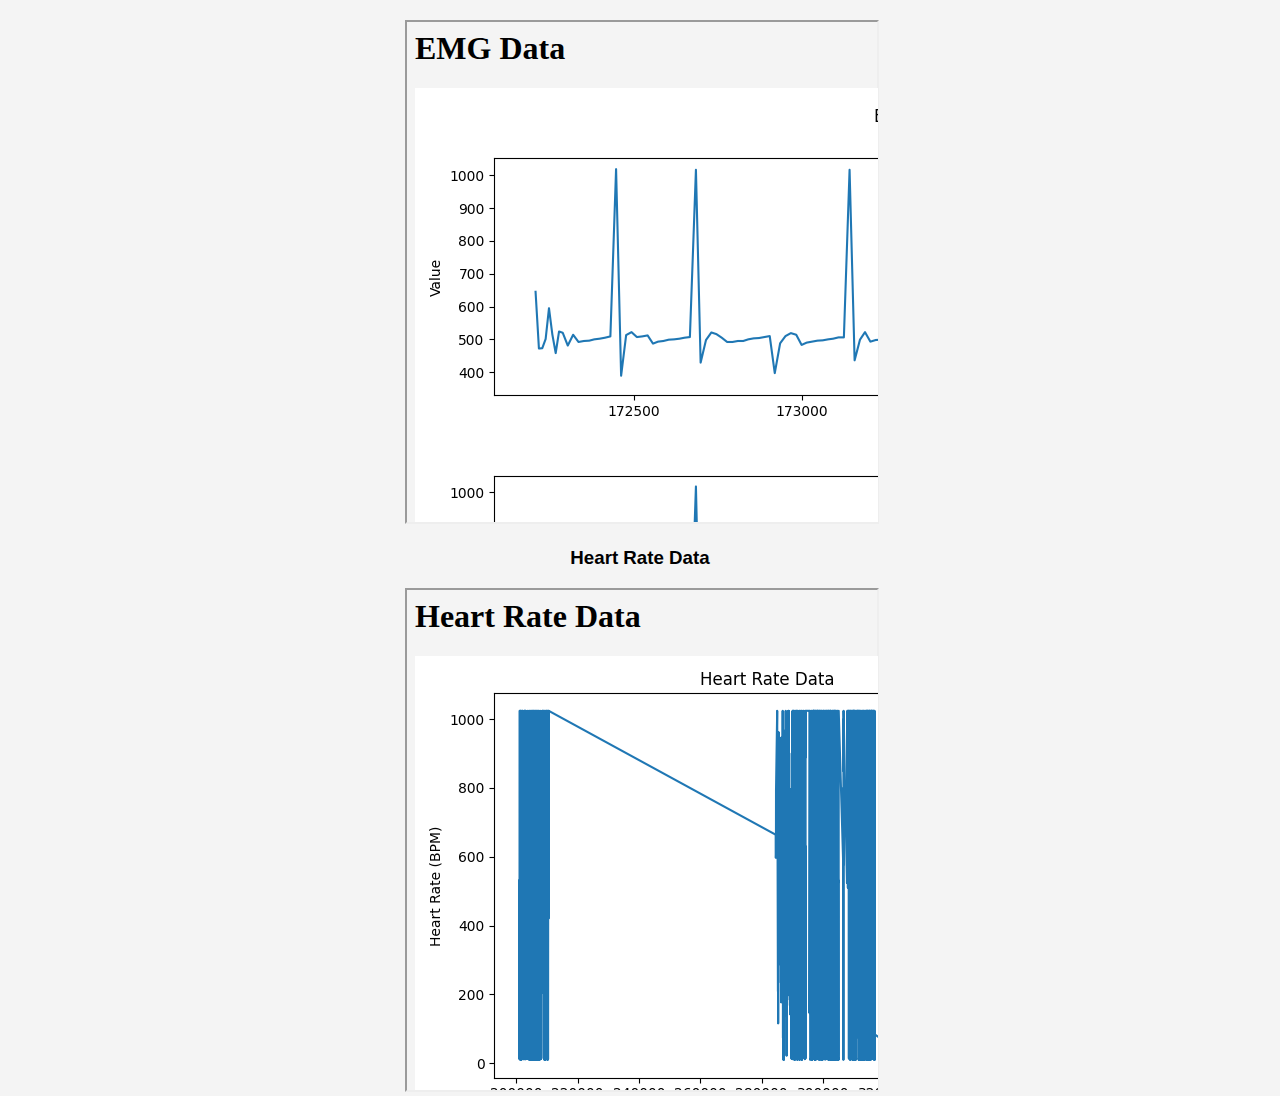
<file: index.html>
<!DOCTYPE html>
    <html lang="en">
    <head>
        <meta charset="UTF-8">
        <meta http-equiv="refresh" content="10">
        <title>Data Plots</title>
        <style>
            body {
                margin: 0;
                padding: 0;
                display: flex;
                align-items: center;
                justify-content: center;
                height: 100vh;
                background-color: #f4f4f4;
                overflow: hidden;
                font-family: Arial, sans-serif;
            }
            .container {
                text-align: center;
            }
            img {
                width: 50%;
                height: auto;
            }
        </style>
    </head>
    <body>
        <div class="container">
            <h1>Data Plots</h1>
            <h2>Temperature Running Average: 26.10 �C</h2>
            <h2>Velocity Running Average: 10.43 m/s</h2>
            <h3>EMG Data</h3>
            <iframe src="emg_emg.html" height="500px" width="100%"></iframe>
            <h3>Heart Rate Data</h3>
            <iframe src="heart_rate_heart_rate.html" height="500px" width="100%"></iframe>
        </div>
    </body>
    </html>
</file>
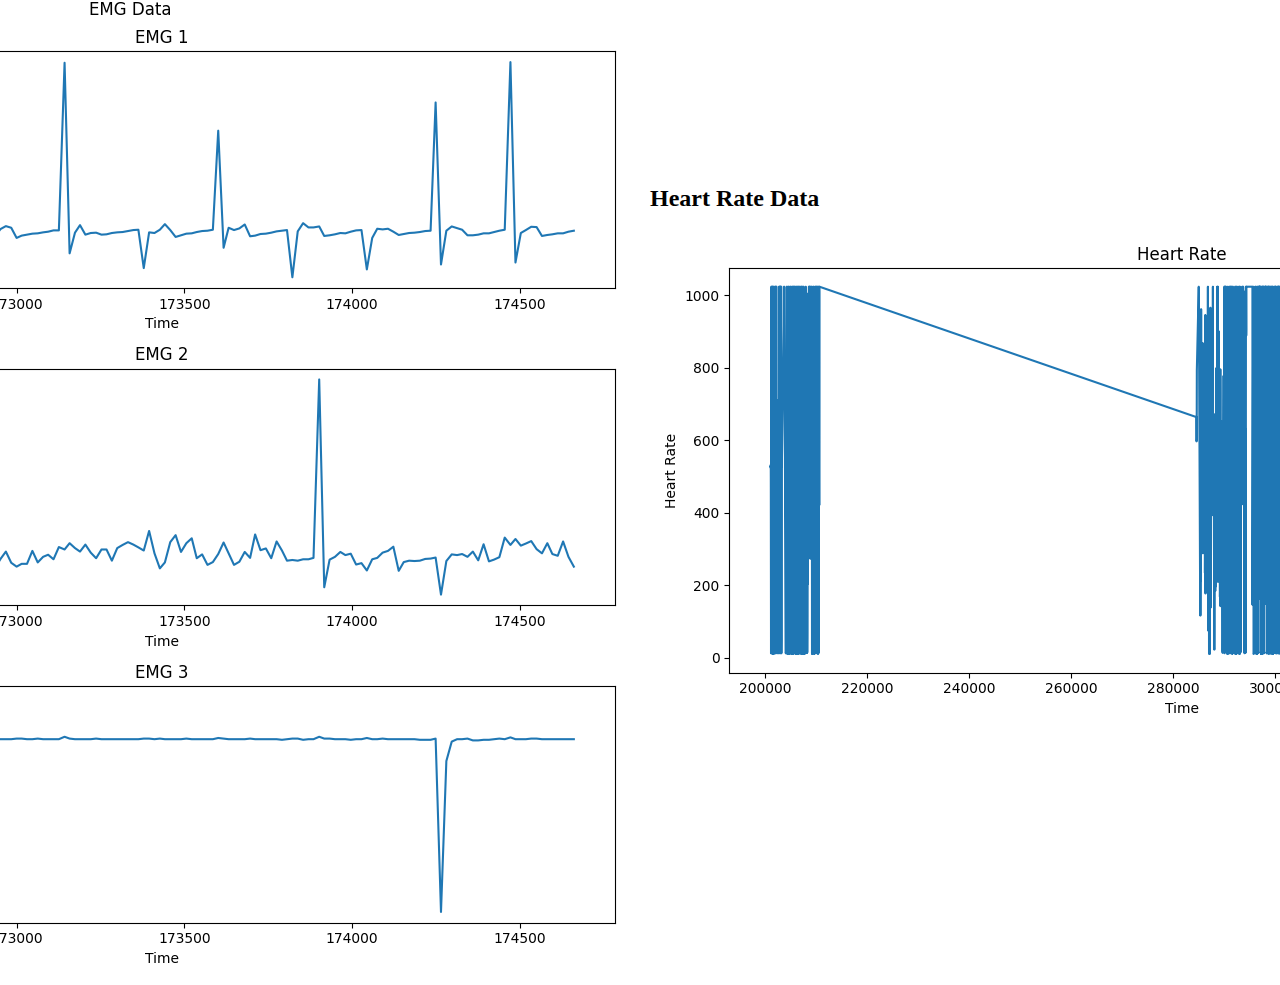
<file: emg_heart_rate.html>
<!DOCTYPE html>
    <html lang="en">
    <head>
        <meta charset="UTF-8">
        <meta http-equiv="refresh" content="2">
        <title>EMG and Heart Rate Plots</title>
        <style>
            body {
                display: flex;
                justify-content: center;
                align-items: center;
                height: 100vh;
                margin: 0;
                padding: 0;
            }
            .plot {
                margin: 10px;
            }
        </style>
    </head>
    <body>
        <div class="plot">
            <h2>EMG Data</h2>
            <img src="emg_heart_rate_emg.png" alt="EMG Plots">
        </div>
        <div class="plot">
            <h2>Heart Rate Data</h2>
            <img src="emg_heart_rate_heart_rate.png" alt="Heart Rate Plot">
        </div>
    </body>
    </html>
</file>
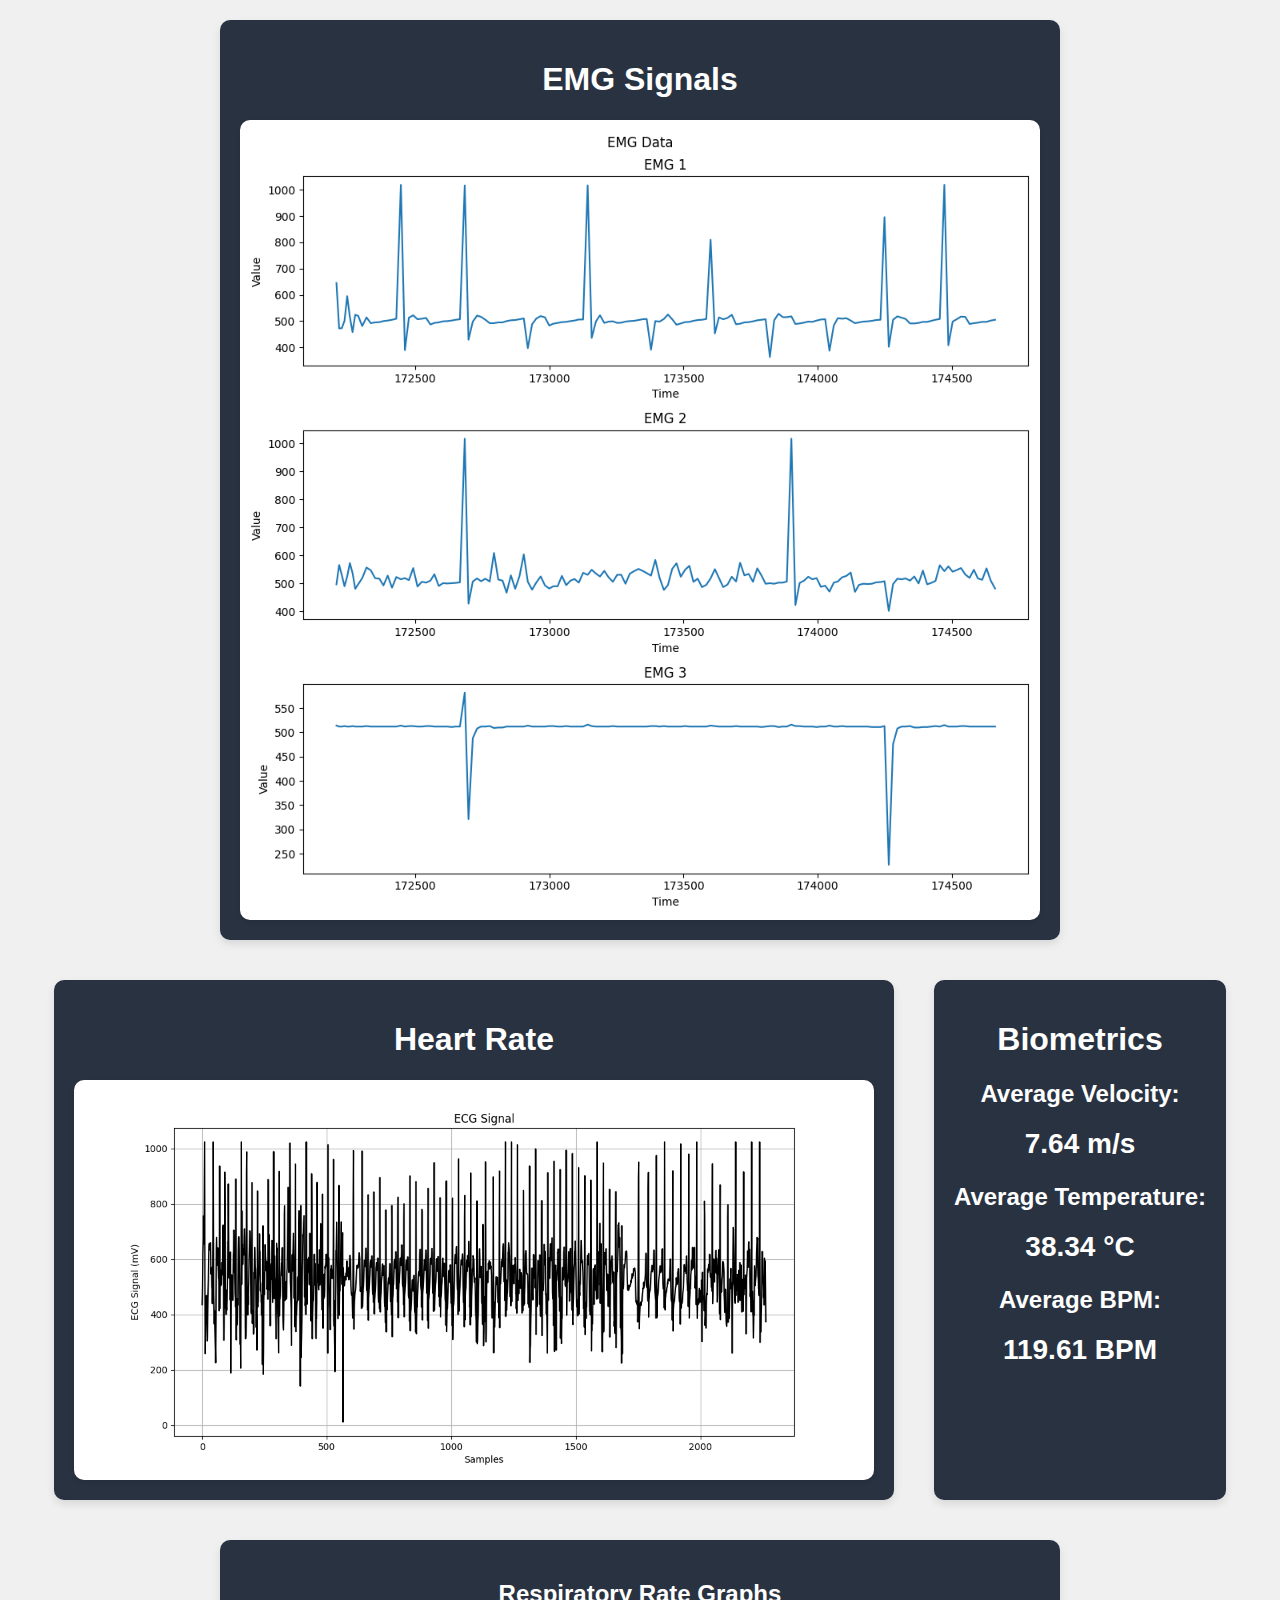
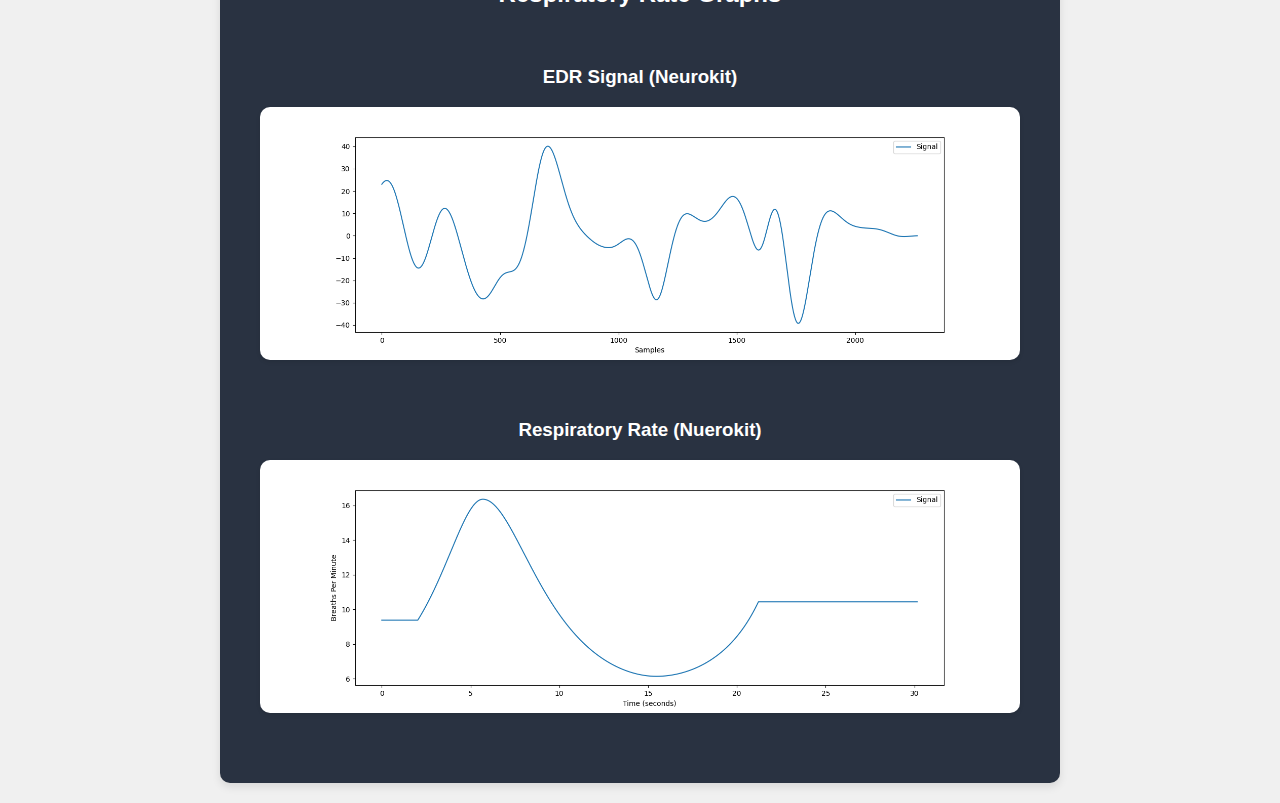
<file: final.html>
<!DOCTYPE html>
<html lang="en">
<head>
    <meta charset="UTF-8">
    <meta name="viewport" content="width=device-width, initial-scale=1.0">
    <title>Data Plots</title>
    <style>
        body {
            margin: 0;
            padding: 0;
            background-color: #f0f0f0;
            font-family: Arial, sans-serif;
            color: #333;
            display: flex;
            flex-wrap: wrap;
            justify-content: center;
        }

        .section {
            background-color: #293241;
            border-radius: 10px;
            box-shadow: 0 4px 8px rgba(0, 0, 0, 0.1);
            padding: 20px;
            margin: 20px;
            width: auto;
            height: auto;
            max-width: 800px;
        }

        h1, h2, h3, p {
            color: #fff;
            text-align: center;
        }

        img {
            width: 100%;
            height: auto;
            display: block;
            margin: auto;
            border-radius: 10px;
            box-shadow: 0 2px 4px rgba(0, 0, 0, 0.1);
        }

        .data {
            font-size: 28px;
            margin-top: 20px;
            text-align: center;
        }

        .row {
            display: flex;
            flex-wrap: wrap;
            justify-content: center;
            align-items: center;
            margin-bottom: 30px;
        }

        .col {
            flex-grow: 1;
            text-align: center;
            padding: 20px;
            max-width: 400px;
        }
        
        .col.rsp {
            flex-basis: 50%;
            max-width: 100%;
        }
    </style>
</head>
<body>
    <div class="section">
        <h1>EMG Signals</h1>
        <img src="emg_emg.png" alt="EMG Plots">
    </div>
    <div class="section">
        <h1>Heart Rate</h1>
        <img src="ecg_jennifer.png" alt="Heart Rate Plot">
    </div>
    <div class="section">
        <h1>Biometrics</h1>
        <h2>Average Velocity: <h2/>
        <h2 class="data">7.64 m/s</h2>
        <h2>Average Temperature: </h2>
        <h2 class="data">38.34 °C</h2>
        <h2>Average BPM: </h2>
        <h2 class="data">119.61 BPM</h2>
    </div>
    <div class="section">
        <h2>Respiratory Rate Graphs</h2>
        <div class="row">
            <div class="col rsp">
                <h3>EDR Signal (Neurokit)</h3>
                <img src="edr_signal_resp.png" alt="EDR Signal (Neurokit)">
            </div>
            <div class="col rsp">
                <h3>Respiratory Rate (Nuerokit)</h3>
                <img src="rsp_rate_resp.png" alt="Respiratory Rate (Nuerokit)">
            </div>
        </div>
    </div>
</body>
</html>
</file>
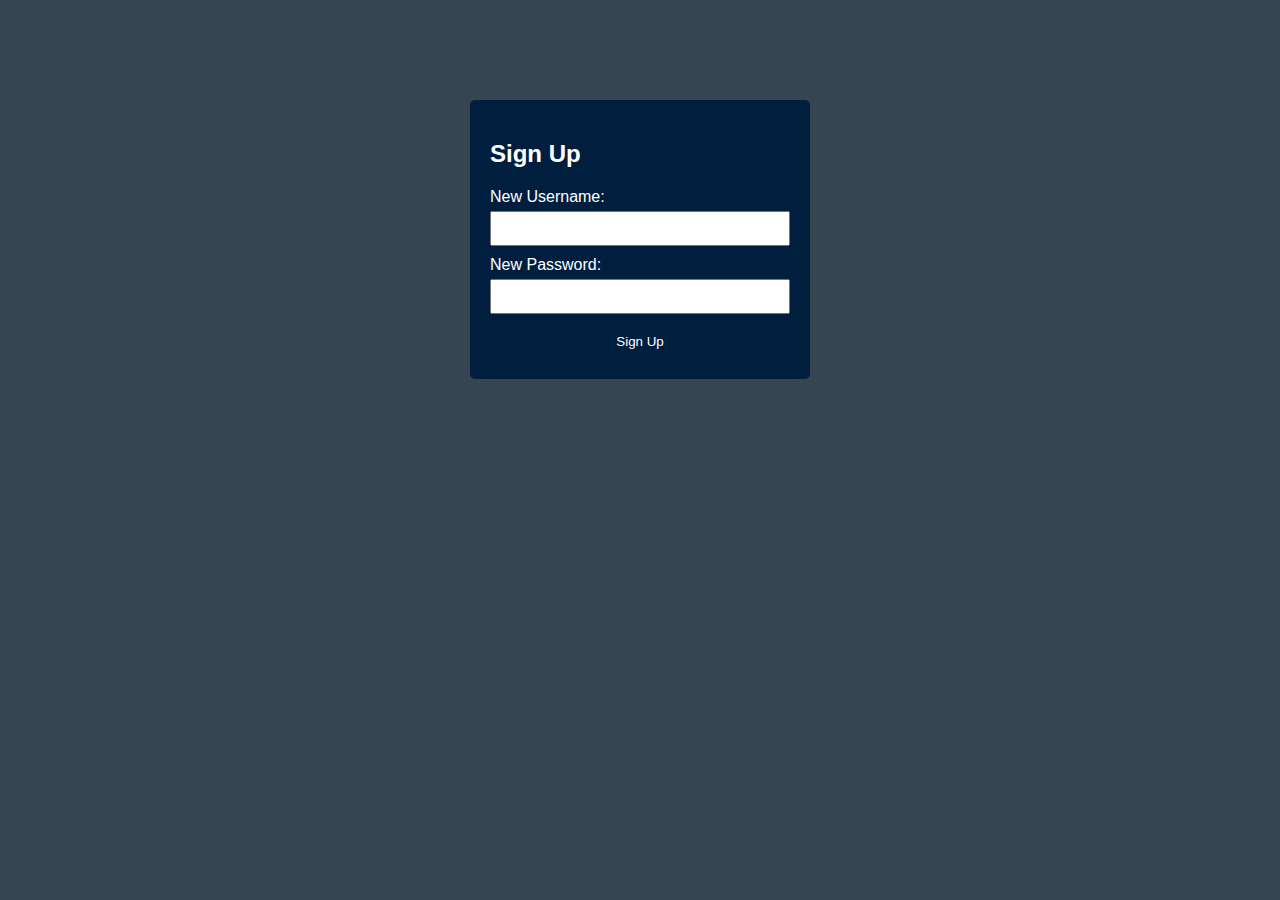
<file: signup.html>
<!DOCTYPE html>
<html lang="en">
<head>
    <meta charset="UTF-8">
    <meta name="viewport" content="width=device-width, initial-scale=1.0">
    <title>Signup Page</title>
    <link rel="stylesheet" type="text/css" href="styles.css">
</head>
<body>
    <div class="container">
        <h2>Sign Up</h2>
        <label class="label" for="new-username">New Username:</label>
        <input class="input" type="text" id="new-username" name="new-username">
        <label class="label" for="new-password">New Password:</label>
        <input class="input" type="password" id="new-password" name="new-password">
        <button class="button" onclick="createNewUser()">Sign Up</button>
    </div>
    <script src="script.js"></script>
</body>
</html>
</file>
<file: styles.css>
body {
    font-family: Arial, sans-serif;
    margin: 0;
    padding: 0;
    background-color: #36454F; /* Charcoal color */
    color: white;
}

.container {
    width: 300px;
    margin: 100px auto;
    background-color: #001F3F; /* Navy Blue color */
    padding: 20px;
    border-radius: 5px;
}

.label {
    display: block;
    margin-bottom: 5px;
}

.input {
    width: 100%;
    padding: 8px;
    margin-bottom: 10px;
    box-sizing: border-box;
}

.button {
    width: 100%;
    padding: 10px;
    background-color: #001F3F; /* Navy Blue color */
    color: white;
    border: none;
    border-radius: 3px;
    cursor: pointer;
}

.button:hover {
    background-color: #003366; /* Darker Navy Blue on hover */
}
</file>
